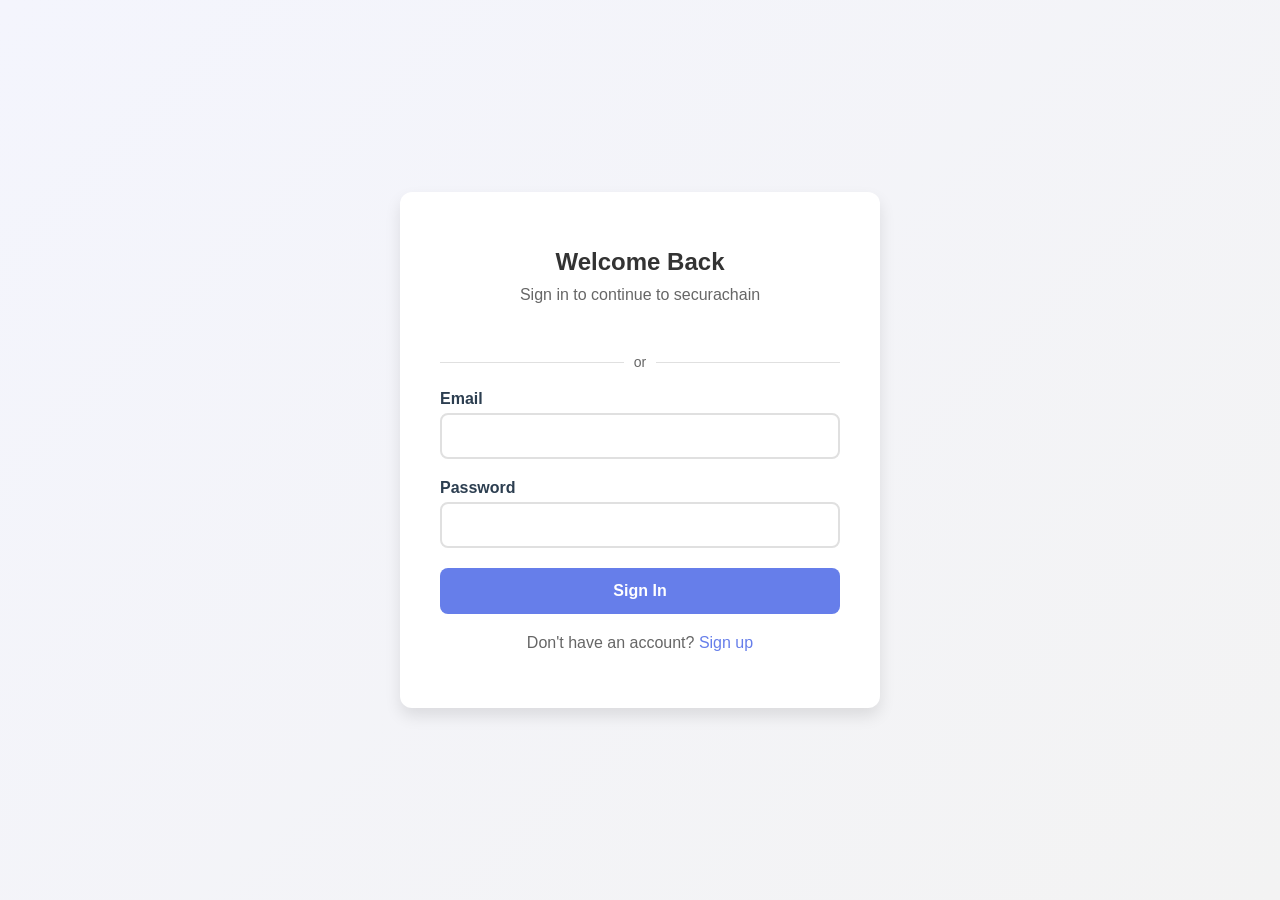
<file: login.html>
<!DOCTYPE html>
<html lang="en">
<head>
    <meta charset="UTF-8">
    <meta name="viewport" content="width=device-width, initial-scale=1.0">
    <title>Login - securachain</title>
    <link rel="stylesheet" href="styles.css">
    <script src="https://accounts.google.com/gsi/client" async defer></script>
    <script src="auth.js"></script>
    <script>
        // Redirect to dashboard if already logged in with valid token
        const token = localStorage.getItem('token');
        if (token && !isTokenExpired(token)) {
            window.location.replace('/index.html');
        }
    </script>
</head>
<body class="auth-page">
    <div class="auth-container">
        <div class="auth-box">
            <div class="auth-header">
                <h1>Welcome Back</h1>
                <p>Sign in to continue to securachain</p>
            </div>

            <div class="google-auth">
                <div id="g_id_onload"
                     data-client_id="264190197326-bis4pnpbtembmbdi73gddpjara5g2643.apps.googleusercontent.com"
                     data-context="signin"
                     data-callback="handleGoogleResponse">
                </div>
                <div class="g_id_signin"
                     data-type="standard"
                     data-size="large"
                     data-theme="filled_blue"
                     data-text="signin_with"
                     data-shape="rectangular"
                     data-width="300">
                </div>
            </div>

            <div class="divider">
                <span>or</span>
            </div>

            <form id="loginForm" class="auth-form">
                <div class="form-group">
                    <label for="email">Email</label>
                    <input type="email" id="email" name="email" required>
                </div>

                <div class="form-group">
                    <label for="password">Password</label>
                    <input type="password" id="password" name="password" required>
                </div>

                <button type="submit" class="submit-btn">Sign In</button>
            </form>

            <div class="auth-footer">
                <p>Don't have an account? <a href="register.html">Sign up</a></p>
            </div>
        </div>
    </div>

    <script src="login.js"></script>
</body>
</html>
</file>
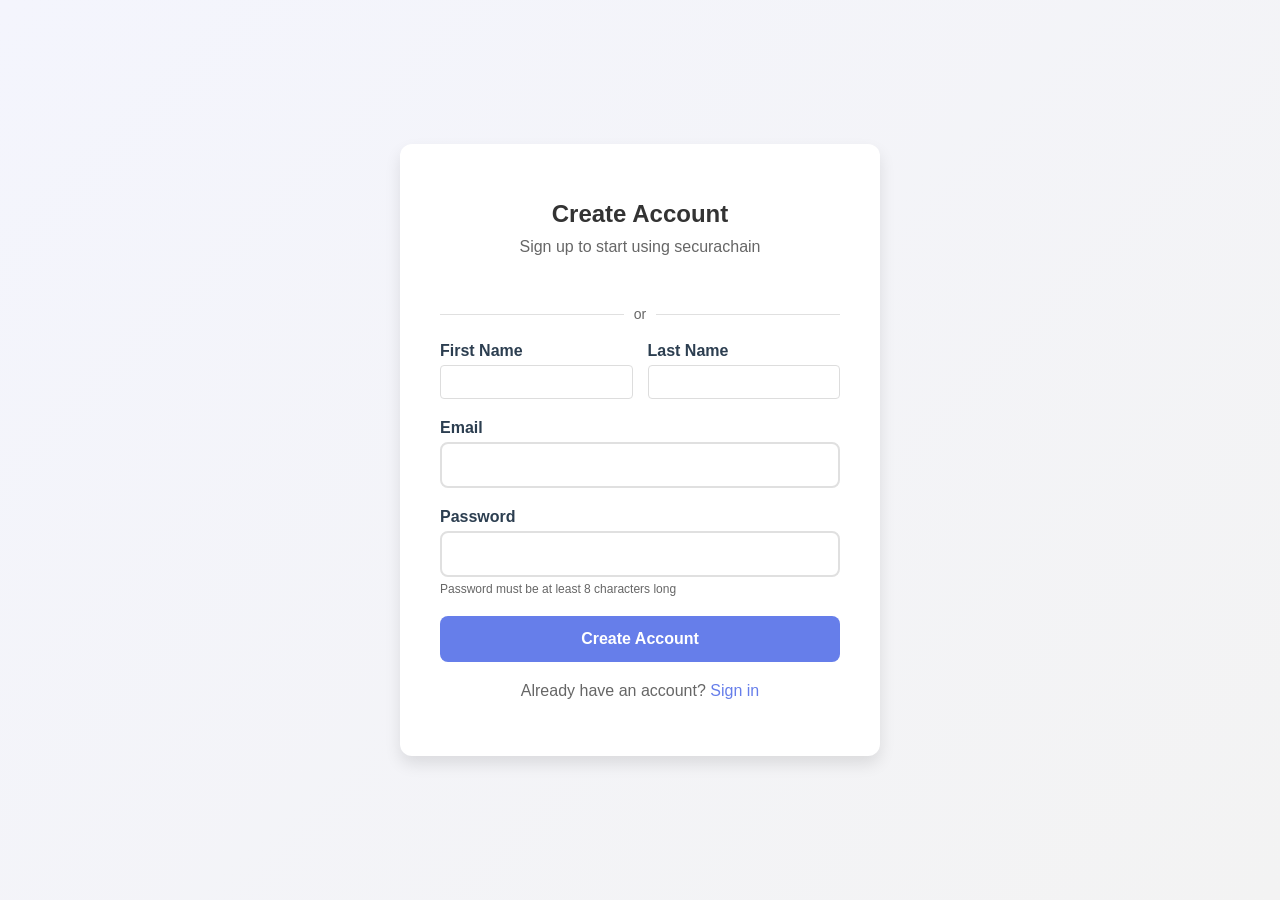
<file: register.html>
<!DOCTYPE html>
<html lang="en">
<head>
    <meta charset="UTF-8">
    <meta name="viewport" content="width=device-width, initial-scale=1.0">
    <title>Register - securachain</title>
    <link rel="stylesheet" href="styles.css">
    <script src="https://accounts.google.com/gsi/client" async defer></script>
</head>
<body class="auth-page">
    <div class="auth-container">
        <div class="auth-box">
            <div class="auth-header">
                <h1>Create Account</h1>
                <p>Sign up to start using securachain</p>
            </div>

            <div class="google-auth">
                <div id="g_id_onload"
                     data-client_id="264190197326-bis4pnpbtembmbdi73gddpjara5g2643.apps.googleusercontent.com"
                     data-context="signup"
                     data-callback="handleGoogleResponse">
                </div>
                <div class="g_id_signin"
                     data-type="standard"
                     data-size="large"
                     data-theme="filled_blue"
                     data-text="signup_with"
                     data-shape="rectangular"
                     data-width="300">
                </div>
            </div>

            <div class="divider">
                <span>or</span>
            </div>

            <form id="registerForm" class="auth-form">
                <div class="form-row">
                    <div class="form-group">
                        <label for="firstName">First Name</label>
                        <input type="text" id="firstName" name="firstName" required>
                    </div>
                    <div class="form-group">
                        <label for="lastName">Last Name</label>
                        <input type="text" id="lastName" name="lastName" required>
                    </div>
                </div>

                <div class="form-group">
                    <label for="email">Email</label>
                    <input type="email" id="email" name="email" required>
                </div>

                <div class="form-group">
                    <label for="password">Password</label>
                    <input type="password" id="password" name="password" required>
                    <small>Password must be at least 8 characters long</small>
                </div>

                <button type="submit" class="submit-btn">Create Account</button>
            </form>

            <div class="auth-footer">
                <p>Already have an account? <a href="login.html">Sign in</a></p>
            </div>
        </div>
    </div>

    <script src="register.js"></script>
</body>
</html>
</file>
<file: styles.css>
/* Base styles */
body, html {
    font-family: Arial, sans-serif;
    margin: 0;
    padding: 0;
    background-color: #f4f4f4;
    height: 100vh;
    display: flex;
    flex-direction: column;
}

/* Auth pages styles */
.auth-page {
    font-family: 'Segoe UI', Arial, sans-serif;
    margin: 0;
    padding: 0;
    height: 100%;
    background: linear-gradient(135deg, #f4f5fd 0%, #f3f3f3 100%);
    background-attachment: fixed;

    font-family: Arial, sans-serif;
    margin: 0;
    padding: 0;
    background-color: #f4f4f4;
    height: 100vh;
    display: flex;
    flex-direction: column;
}

/* Authentication styles */
.auth-container {
    width: 100%;
    min-height: 100vh;
    display: flex;
    align-items: center;
    justify-content: center;
    padding: 20px;
    box-sizing: border-box;
}

.auth-box {
    background: white;
    padding: 40px;
    border-radius: 12px;
    box-shadow: 0 8px 16px rgba(0, 0, 0, 0.1);
    width: 100%;
    max-width: 400px;
}

.auth-header {
    text-align: center;
    margin-bottom: 30px;
}

.auth-header h1 {
    color: #333;
    font-size: 24px;
    margin-bottom: 10px;
}

.auth-header p {
    color: #666;
    font-size: 16px;
    margin: 0;
}

.auth-form {
    margin-top: 20px;
}

.form-group {
    margin-bottom: 20px;
}

.form-row {
    display: grid;
    grid-template-columns: 1fr 1fr;
    gap: 15px;
}

label {
    display: block;
    margin-bottom: 8px;
    color: #333;
    font-weight: 500;
}

input {
    width: 100%;
    padding: 12px;
    border: 2px solid #e0e0e0;
    border-radius: 8px;
    font-size: 16px;
    transition: border-color 0.3s;
    box-sizing: border-box;
}

input:focus {
    border-color: #667eea;
    outline: none;
}

.submit-btn {
    width: 100%;
    padding: 14px;
    background: #667eea;
    color: white;
    border: none;
    border-radius: 8px;
    font-size: 16px;
    font-weight: 600;
    cursor: pointer;
    transition: background 0.3s;
}

.submit-btn:hover {
    background: #5a6fe4;
}

.divider {
    display: flex;
    align-items: center;
    text-align: center;
    margin: 20px 0;
}

.divider::before,
.divider::after {
    content: '';
    flex: 1;
    border-bottom: 1px solid #e0e0e0;
}

.divider span {
    padding: 0 10px;
    color: #666;
    font-size: 14px;
}

.google-auth {
    margin-bottom: 20px;
    display: flex;
    justify-content: center;
}

.auth-footer {
    margin-top: 20px;
    text-align: center;
    color: #666;
}

.auth-footer a {
    color: #667eea;
    text-decoration: none;
    font-weight: 500;
}

.auth-footer a:hover {
    text-decoration: underline;
}

small {
    display: block;
    margin-top: 5px;
    color: #666;
    font-size: 12px;
}

/* Navbar styles */
.navbar {
    background-color: #2C3E50;
    overflow: hidden;
    width: 100%;
    position: fixed;
    top: 0;
    left: 0;
    z-index: 1000;
    box-shadow: 0 2px 4px rgba(0,0,0,0.1);
}

.navbar a {
    float: left;
    display: block;
    color: white;
    text-align: center;
    padding: 14px 20px;
    text-decoration: none;
    transition: background-color 0.3s;
}

.navbar a:hover, .navbar a.active {
    background-color: #2980B9;
}

/* Container styles */
.container {
    width: 90%;
    max-width: 1200px;
    margin: 80px auto 20px;
    background-color: white;
    padding: 30px;
    border-radius: 10px;
    box-shadow: 0 0 20px rgba(0,0,0,0.1);
}

/* Toolbar styles */
.toolbar {
    display: flex;
    gap: 10px;
    margin-bottom: 20px;
    flex-wrap: wrap;
}

.btn {
    padding: 10px 20px;
    border: none;
    border-radius: 5px;
    cursor: pointer;
    font-weight: bold;
    transition: background-color 0.3s, transform 0.1s;
}

.btn:hover {
    transform: translateY(-1px);
}

.btn.add { background-color: #27ae60; color: white; }
.btn.update { background-color: #f39c12; color: white; }
.btn.view { background-color: #2980b9; color: white; }
.btn.delete { background-color: #e74c3c; color: white; }

.btn.add:hover { background-color: #219a52; }
.btn.update:hover { background-color: #d68910; }
.btn.view:hover { background-color: #2471a3; }
.btn.delete:hover { background-color: #cb4335; }

/* Table styles */
table {
    width: 100%;
    border-collapse: collapse;
    margin-top: 20px;
    background-color: white;
    box-shadow: 0 1px 3px rgba(0,0,0,0.1);
}

th, td {
    padding: 12px 15px;
    text-align: left;
    border-bottom: 1px solid #ddd;
}

th {
    background-color: #f8f9fa;
    font-weight: bold;
    color: #2c3e50;
}

tr:hover {
    background-color: #f5f6fa;
}

/* Verification status styles */
.status-cell {
    font-weight: bold;
    padding: 4px 8px;
    border-radius: 4px;
    text-align: center;
}

.status-cell:contains('Not Manipulated') {
    color: #2ecc71;
    background-color: rgba(46, 204, 113, 0.1);
}

.status-cell:contains('Manipulated') {
    color: #e74c3c;
    background-color: rgba(231, 76, 60, 0.1);
}

/* Modal styles */
.modal {
    display: none;
    position: fixed;
    top: 0;
    left: 0;
    width: 100%;
    height: 100%;
    background-color: rgba(0,0,0,0.5);
    z-index: 1001;
}

.modal-content {
    position: relative;
    background-color: white;
    margin: 50px auto;
    padding: 30px;
    width: 90%;
    max-width: 500px;
    border-radius: 10px;
    box-shadow: 0 5px 15px rgba(0,0,0,0.3);
}

.close {
    position: absolute;
    right: 20px;
    top: 10px;
    font-size: 28px;
    font-weight: bold;
    color: #aaa;
    cursor: pointer;
}

.close:hover {
    color: #555;
}

/* Form styles */
.form-group {
    margin-bottom: 20px;
}

.form-group label {
    display: block;
    margin-bottom: 5px;
    font-weight: bold;
    color: #2c3e50;
}

.form-group input[type="text"],
.form-group select,
.form-group textarea {
    width: 100%;
    padding: 8px 12px;
    border: 1px solid #ddd;
    border-radius: 4px;
    font-size: 14px;
}

.form-group textarea {
    height: 100px;
    resize: vertical;
}

.form-group input[type="file"] {
    display: block;
    margin-top: 5px;
}

.file-help {
    display: block;
    margin-top: 5px;
    color: #666;
    font-size: 12px;
}

.form-actions {
    display: flex;
    gap: 10px;
    justify-content: flex-end;
    margin-top: 20px;
}

/* Button styles */
.btn-primary {
    background-color: #2980b9;
    color: white;
    padding: 10px 20px;
    border: none;
    border-radius: 4px;
    cursor: pointer;
    font-weight: bold;
    transition: background-color 0.3s;
}

.btn-secondary {
    background-color: #95a5a6;
    color: white;
    padding: 10px 20px;
    border: none;
    border-radius: 4px;
    cursor: pointer;
    font-weight: bold;
    transition: background-color 0.3s;
}

.btn-primary:hover { background-color: #2471a3; }
.btn-secondary:hover { background-color: #7f8c8d; }

/* QR Code styles */
#qrcode {
    margin: 20px auto;
    padding: 20px;
    background: white;
    border-radius: 8px;
    box-shadow: 0 2px 4px rgba(0,0,0,0.1);
    text-align: center;
}

#qrcode img {
    display: block;
    margin: 0 auto;
    max-width: 100%;
    height: auto;
}

.qr-actions {
    margin-top: 20px;
    display: flex;
    justify-content: center;
    gap: 10px;
}

/* Link button style */
.btn-link {
    display: inline-block;
    padding: 5px 10px;
    margin-left: 10px;
    text-decoration: none;
    color: #2980b9;
    border: 1px solid #2980b9;
    border-radius: 4px;
    font-size: 14px;
    transition: all 0.3s;
}

.btn-link:hover {
    background-color: #2980b9;
    color: white;
}

/* Responsive design */
@media (max-width: 768px) {
    .container {
        width: 95%;
        padding: 15px;
    }

    .toolbar {
        flex-direction: column;
    }

    .modal-content {
        width: 95%;
        margin: 20px auto;
        padding: 15px;
    }

    table {
        display: block;
        overflow-x: auto;
    }
}
</file>
